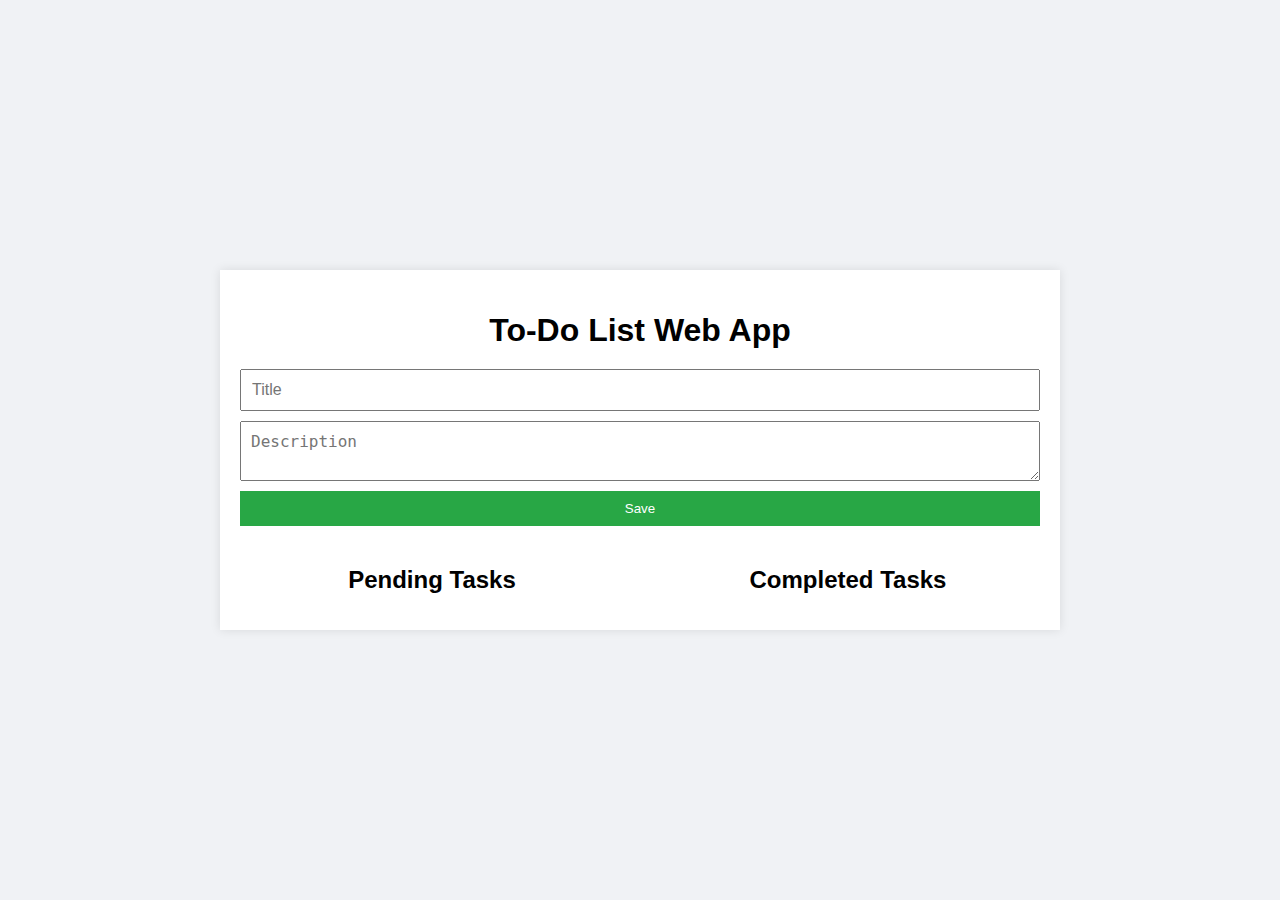
<file: A basic-To-Do App/index.html>
<!DOCTYPE html>
<html lang="en">
<head>
    <meta charset="UTF-8">
    <meta name="viewport" content="width=device-width, initial-scale=1.0">
    <title>To-Do List Web App</title>
    <link rel="stylesheet" href="styles.css">
</head>
<body>
    <div class="container">
        <h1>To-Do List Web App</h1>
        <div class="task-form">
            <input type="text" id="title" placeholder="Title" required>
            <textarea id="description" placeholder="Description" required></textarea>
            <button id="save-btn">Save</button>
        </div>
        <div class="task-lists">
            <div class="pending-tasks">
                <h2>Pending Tasks</h2>
                <ul id="pending-tasks-list"></ul>
            </div>
            <div class="completed-tasks">
                <h2>Completed Tasks</h2>
                <ul id="completed-tasks-list"></ul>
            </div>
        </div>
    </div>
    <script src="script.js"></script>
</body>
</html>
</file>
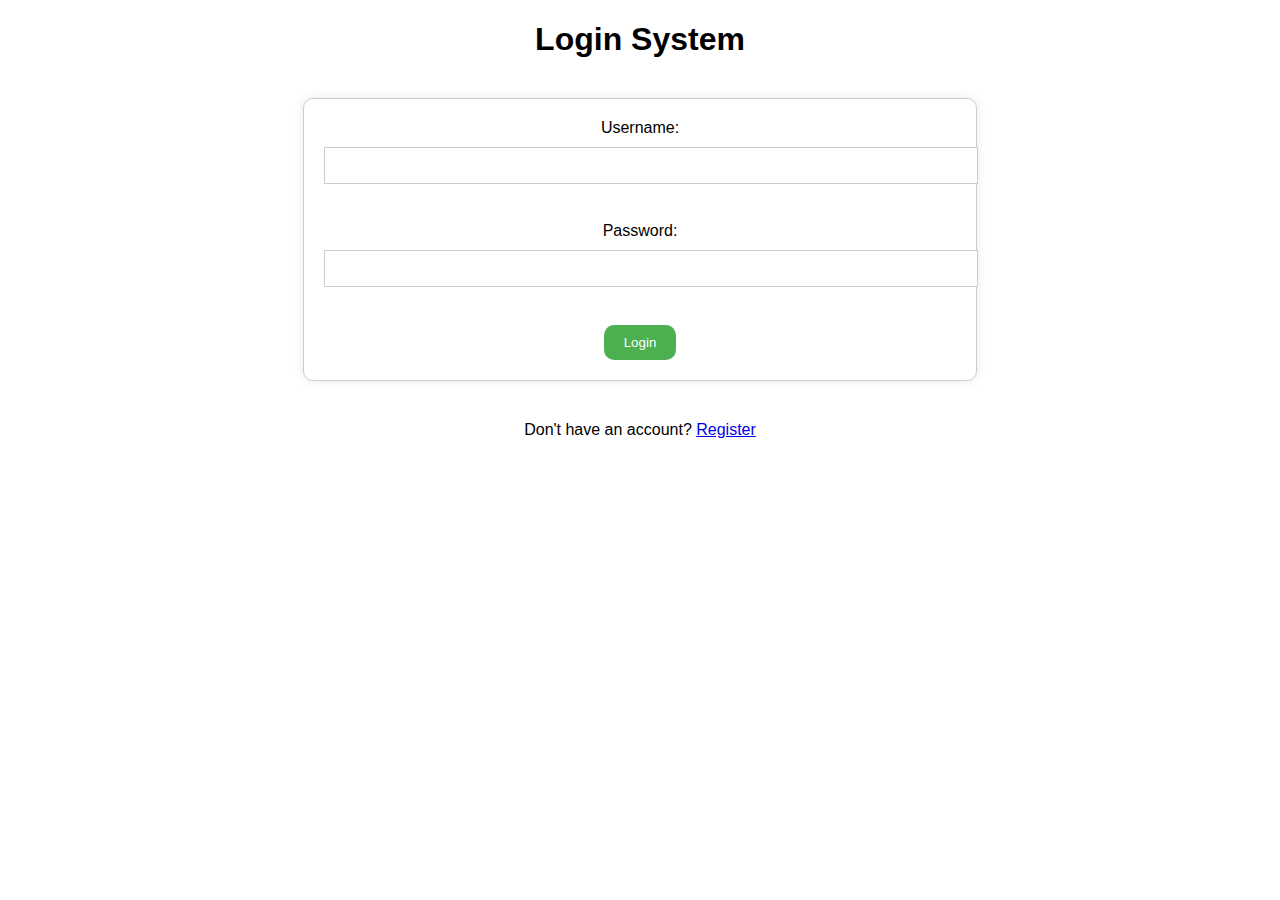
<file: login/index.html>
<!-- index.html -->
<!DOCTYPE html>
<html lang="en">
<head>
    <meta charset="UTF-8">
    <meta name="viewport" content="width=device-width, initial-scale=1.0">
    <title>Login System</title>
    <link rel="stylesheet" href="style.css">
</head>
<body>
    <h1>Login System</h1>
    <form id="login-form">
        <label for="username">Username:</label>
        <input type="text" id="username" name="username"><br><br>
        <label for="password">Password:</label>
        <input type="password" id="password" name="password"><br><br>
        <input type="submit" value="Login">
    </form>
    <p>Don't have an account? <a href="register.html">Register</a></p>

    <script src="script.js"></script>
</body>
</html>
</file>
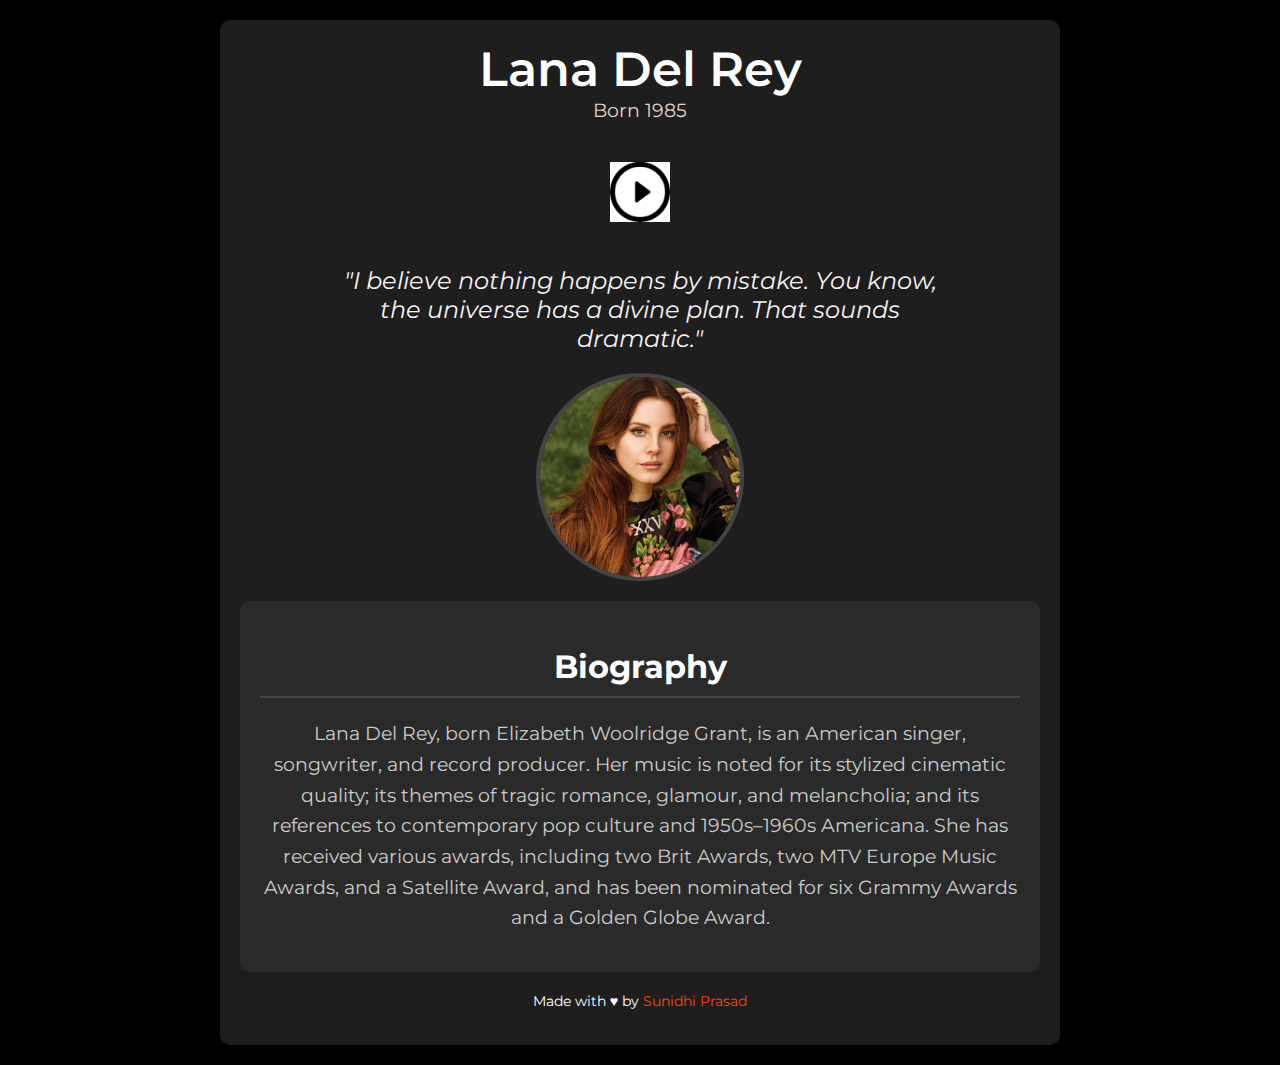
<file: Tribute page/index.html>
<!DOCTYPE html>
<html lang="en">
<head>
    <meta charset="UTF-8">
    <meta name="viewport" content="width=device-width, initial-scale=1.0">
    <title>Lana Del Rey Tribute Page</title>
    <link rel="stylesheet" href="styles.css">
    <link href="https://fonts.googleapis.com/css2?family=Montserrat:wght@300;400;600&display=swap" rel="stylesheet">
</head>
<body>
    <div class="container">
        <header>
            <h1>Lana Del Rey</h1>
            <p>Born 1985</p>
        </header>
        <div class="play-button">
            <img src="play-button.png" alt="Play Icon">
        </div>
        <section class="quote">
            <p>"I believe nothing happens by mistake. You know, the universe has a divine plan. That sounds dramatic."</p>
            <img src="lana-del-rey.jpg" alt="Lana Del Rey">
        </section>
        <section class="biography">
            <h2>Biography</h2>
            <p>
                Lana Del Rey, born Elizabeth Woolridge Grant, is an American singer, songwriter, and record producer.
                Her music is noted for its stylized cinematic quality; its themes of tragic romance, glamour, and melancholia;
                and its references to contemporary pop culture and 1950s–1960s Americana. She has received various awards,
                including two Brit Awards, two MTV Europe Music Awards, and a Satellite Award, and has been nominated for six Grammy Awards
                and a Golden Globe Award.
            </p>
        </section>
        <footer>
            <p>Made with ♥ by <a href="https://www.linkedin.com/in/sunnnidhi/">Sunidhi Prasad</a></p>
        </footer>
    </div>
</body>
</html>
</file>
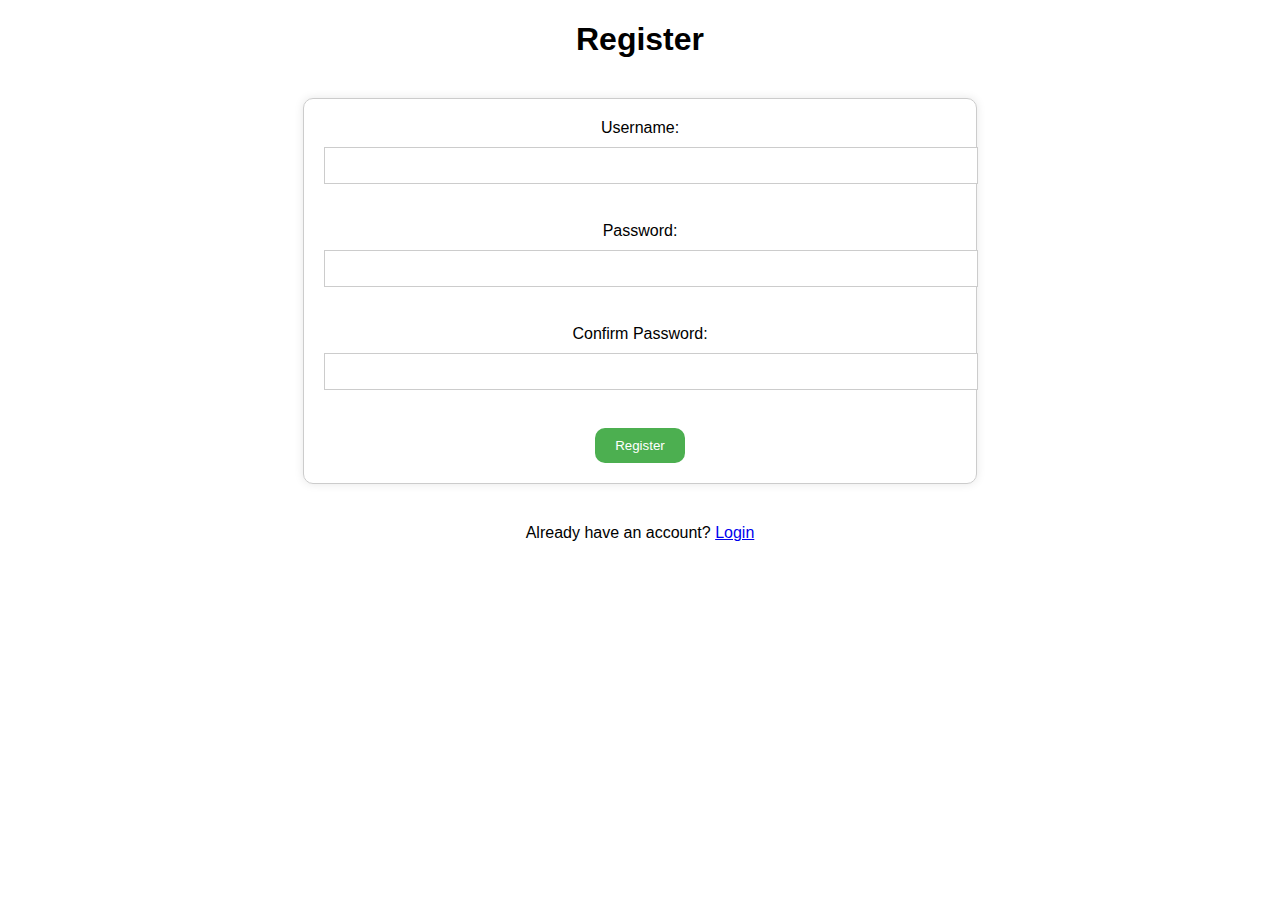
<file: login/register.html>
<!-- register.html -->
<!DOCTYPE html>
<html lang="en">
<head>
    <meta charset="UTF-8">
    <meta name="viewport" content="width=device-width, initial-scale=1.0">
    <title>Register</title>
    <link rel="stylesheet" href="style.css">
</head>
<body>
    <h1>Register</h1>
    <form id="register-form">
        <label for="username">Username:</label>
        <input type="text" id="username" name="username"><br><br>
        <label for="password">Password:</label>
        <input type="password" id="password" name="password"><br><br>
        <label for="confirm-password">Confirm Password:</label>
        <input type="password" id="confirm-password" name="confirm-password"><br><br>
        <input type="submit" value="Register">
    </form>
    <p>Already have an account? <a href="index.html">Login</a></p>

    <script src="script.js"></script>
</body>
</html>
</file>
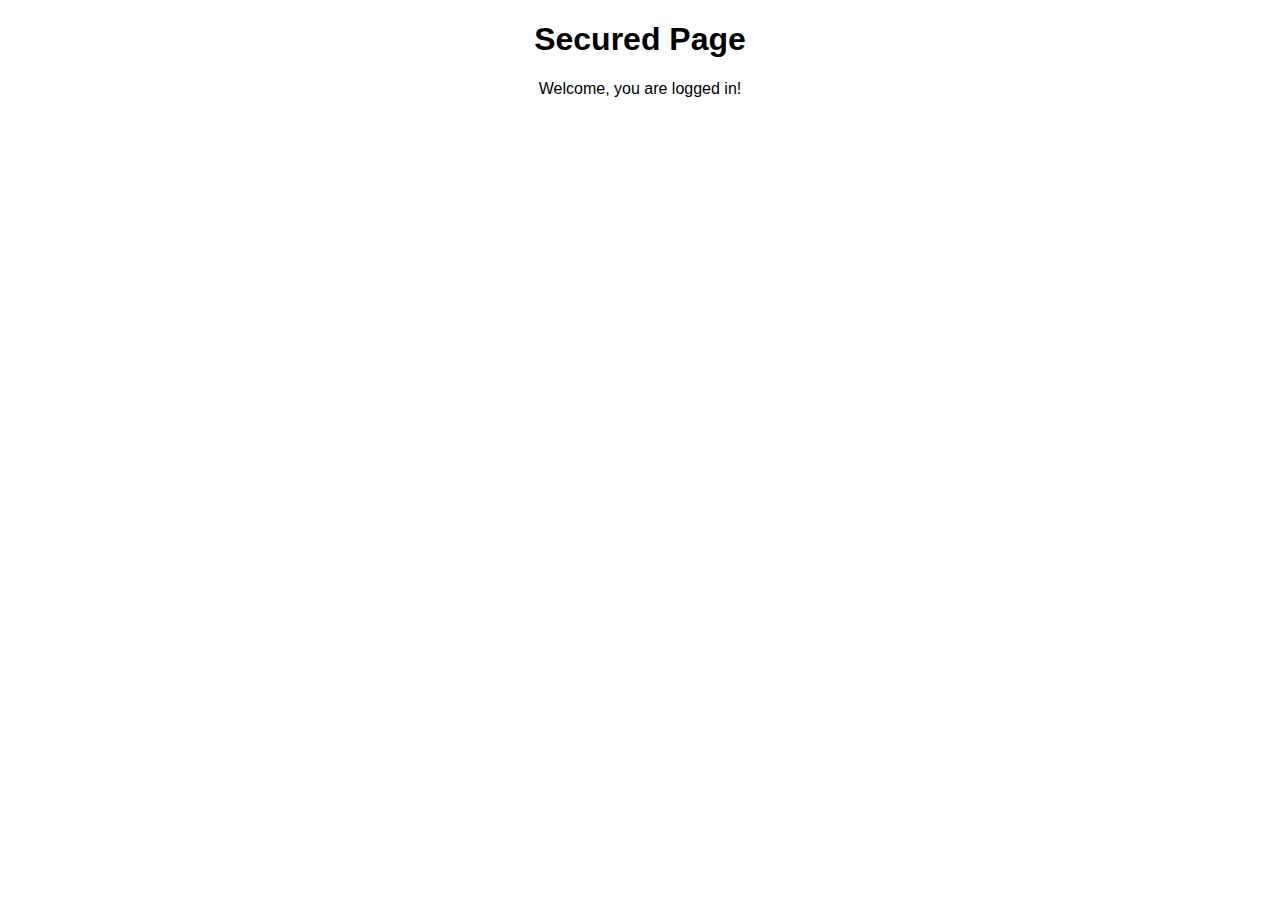
<file: login/secured.html>
<!-- secured.html -->
<!DOCTYPE html>
<html lang="en">
<head>
    <meta charset="UTF-8">
    <meta name="viewport" content="width=device-width, initial-scale=1.0">
    <title>Secured Page</title>
    <link rel="stylesheet" href="style.css">
</head>
<body>
    <h1>Secured Page</h1>
    <p>Welcome, you are logged in!</p>

    <script src="script.js"></script>
</body>
</html>
</file>
<file: A basic-To-Do App/styles.css>
body {
    font-family: Arial, sans-serif;
    background-color: #f0f2f5;
    margin: 0;
    padding: 0;
    display: flex;
    justify-content: center;
    align-items: center;
    height: 100vh;
}

.container {
    width: 80%;
    max-width: 800px;
    background-color: #fff;
    padding: 20px;
    box-shadow: 0 0 10px rgba(0, 0, 0, 0.1);
}

h1 {
    text-align: center;
    margin-bottom: 20px;
}

.task-form {
    display: flex;
    flex-direction: column;
    margin-bottom: 20px;
}

.task-form input, .task-form textarea {
    margin-bottom: 10px;
    padding: 10px;
    font-size: 16px;
}

.task-form button {
    padding: 10px;
    background-color: #28a745;
    color: #fff;
    border: none;
    cursor: pointer;
}

.task-form button:hover {
    background-color: #218838;
}

.task-lists {
    display: flex;
    justify-content: space-between;
}

.task-lists div {
    width: 48%;
}

.task-lists h2 {
    text-align: center;
    margin-bottom: 10px;
}

.task-lists ul {
    list-style-type: none;
    padding: 0;
}

.task-lists li {
    background-color: #f8f9fa;
    padding: 10px;
    margin-bottom: 10px;
    display: flex;
    justify-content: space-between;
    align-items: center;
}

.task-lists li.completed {
    background-color: #d4edda;
}

.task-lists button {
    background-color: #dc3545;
    color: #fff;
    border: none;
    cursor: pointer;
    padding: 5px 10px;
}

.task-lists button:hover {
    background-color: #c82333;
}

.task-lists li small {
    display: block;
    font-size: 12px;
    color: #6c757d;
    margin-top: 5px;
}
</file>
<file: login/style.css>
/* style.css */
body {
    font-family: Arial, sans-serif;
    text-align: center;
}

form {
    width: 50%;
    margin: 40px auto;
    padding: 20px;
    border: 1px solid #ccc;
    border-radius: 10px;
    box-shadow: 0 0 10px rgba(0, 0, 0, 0.1);
}

label {
    display: block;
    margin-bottom: 10px;
}

input[type="text"], input[type="password"] {
    width: 100%;
    padding: 10px;
    margin-bottom: 20px;
    border: 1px solid #ccc;
}

input[type="submit"] {
    background-color: #4CAF50;
    color: #fff;
    padding: 10px 20px;
    border: none;
    border-radius: 10px;
    cursor: pointer;
}

input[type="submit"]:hover {
    background-color: #3e8e41;
}
</file>
<file: Tribute page/styles.css>
/* Import Google Fonts */
@import url('https://fonts.googleapis.com/css2?family=Montserrat:wght@300;400;600&display=swap');

/* General Styles */
body {
    background: #000;
    color: rgb(72, 14, 14);
    font-family: 'Montserrat', sans-serif;
    margin: 0;
    display: flex;
    justify-content: center;
    align-items: center;
    min-height: 100vh;
    padding: 20px;
}

.container {
    max-width: 800px;
    text-align: center;
    padding: 20px;
    background: #1e1e1e;
    border-radius: 10px;
    box-shadow: 0 0 20px rgba(0, 0, 0, 0.5);
    color: #fff;
}

header {
    margin-bottom: 20px;
}

header h1 {
    margin: 0;
    font-size: 3em;
    font-weight: 600;
}

header p {
    margin: 0;
    font-size: 1.2em;
    color: #e2d4cb;
}

.play-button img {
    width: 60px;
    margin: 20px 0;
    cursor: pointer;
    transition: transform 0.2s ease;
}

.play-button img:hover {
    transform: scale(1.1);
}

.quote {
    display: flex;
    flex-direction: column;
    align-items: center;
    margin: 20px 0;
}

.quote img {
    width: 200px;
    height: 200px;
    object-fit: cover;
    border-radius: 50%;
    margin-top: 20px;
    border: 4px solid #444;
}

.quote p {
    font-size: 1.5em;
    font-style: italic;
    color: #f9f1f6;
    max-width: 600px;
    margin: 0 auto;
    padding: 0 20px;
}

.biography {
    background-color: #2a2a2a;
    padding: 20px;
    border-radius: 10px;
    margin-top: 20px;
}

.biography h2 {
    font-size: 2em;
    margin-bottom: 20px;
    border-bottom: 2px solid #444;
    padding-bottom: 10px;
}

.biography p {
    font-size: 1.2em;
    line-height: 1.6;
    color: #ccc;
}

footer {
    margin-top: 20px;
    font-size: 0.9em;
}

footer a {
    color: #ff4500;
    text-decoration: none;
    transition: color 0.2s ease;
}

footer a:hover {
    color: #ff7f50;
    text-decoration: underline;
}
</file>
